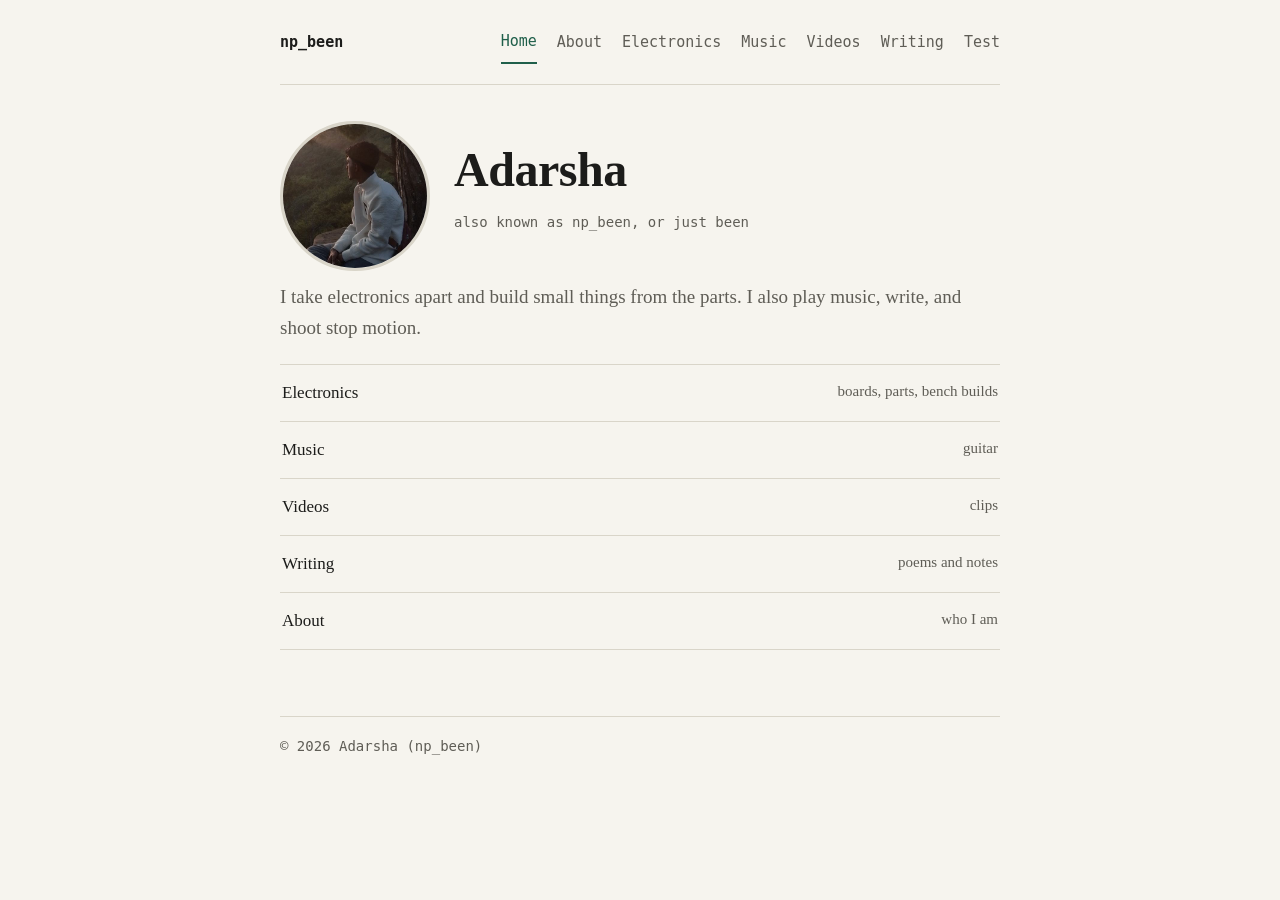
<file: index.html>
<!DOCTYPE html>
<html lang="en">
<head>
<meta charset="utf-8">
<meta name="viewport" content="width=device-width, initial-scale=1, viewport-fit=cover">
<title>Adarsha (np_been)</title>
<link rel="icon" href="favicon.svg" type="image/svg+xml">
<link rel="stylesheet" href="css/style.css">
</head>
<body>
<div class="wrap">
<nav id="nav"></nav>
<main id="main"><noscript><p>This site needs JavaScript to show its pages.</p></noscript></main>
<footer id="foot"></footer>
</div>
<dialog id="viewer"><button type="button">Close</button><img alt=""></dialog>
<script src="data/content.js"></script>
<script src="js/site.js"></script>
</body>
</html>
</file>
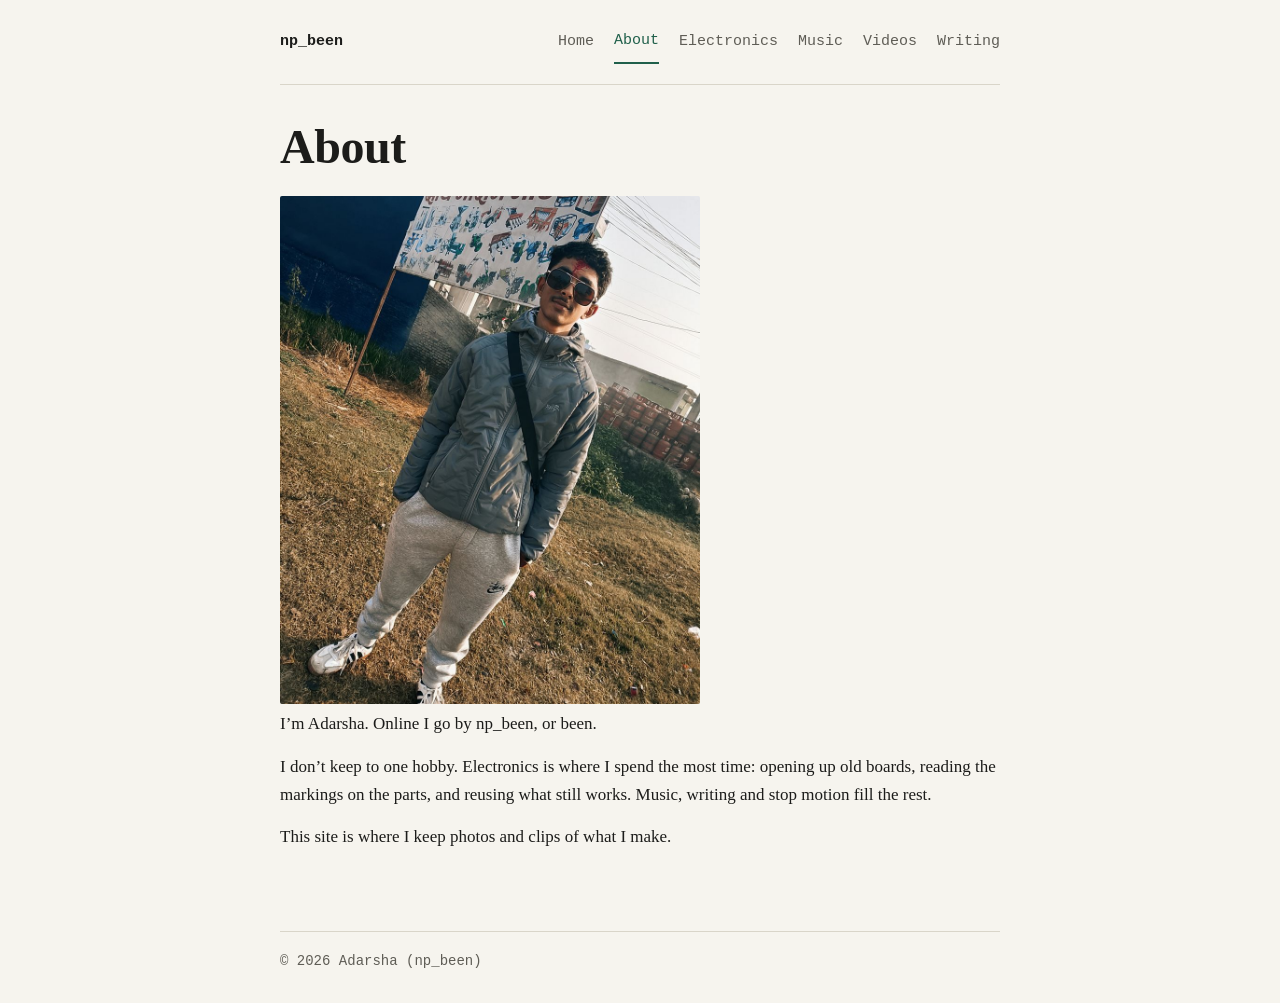
<file: about.html>
<!DOCTYPE html>
<html lang="en">
<head>
<meta charset="utf-8">
<meta name="viewport" content="width=device-width, initial-scale=1">
<title>About | Adarsha (np_been)</title>
<link rel="icon" href="favicon.svg" type="image/svg+xml">
<link rel="stylesheet" href="css/style.css">
</head>
<body>
<div class="wrap">
<nav><a class="id" href="index.html">np_been</a><a href="index.html">Home</a><a href="about.html" aria-current="page">About</a><a href="electronics.html">Electronics</a><a href="music.html">Music</a><a href="videos.html">Videos</a><a href="writing.html">Writing</a></nav>
<main>
<h1>About</h1>
<img class="photo" src="images/about.jpg" alt="Adarsha standing outdoors in a grey jacket and sunglasses">
<p>I’m Adarsha. Online I go by np_been, or been.</p>
<p>I don’t keep to one hobby. Electronics is where I spend the most time: opening up old boards, reading the markings on the parts, and reusing what still works. Music, writing and stop motion fill the rest.</p>
<p>This site is where I keep photos and clips of what I make.</p>
</main>
<footer>&copy; <span id="year">2026</span> Adarsha (np_been)</footer>
</div>

<script src="js/main.js"></script>
</body>
</html>
</file>
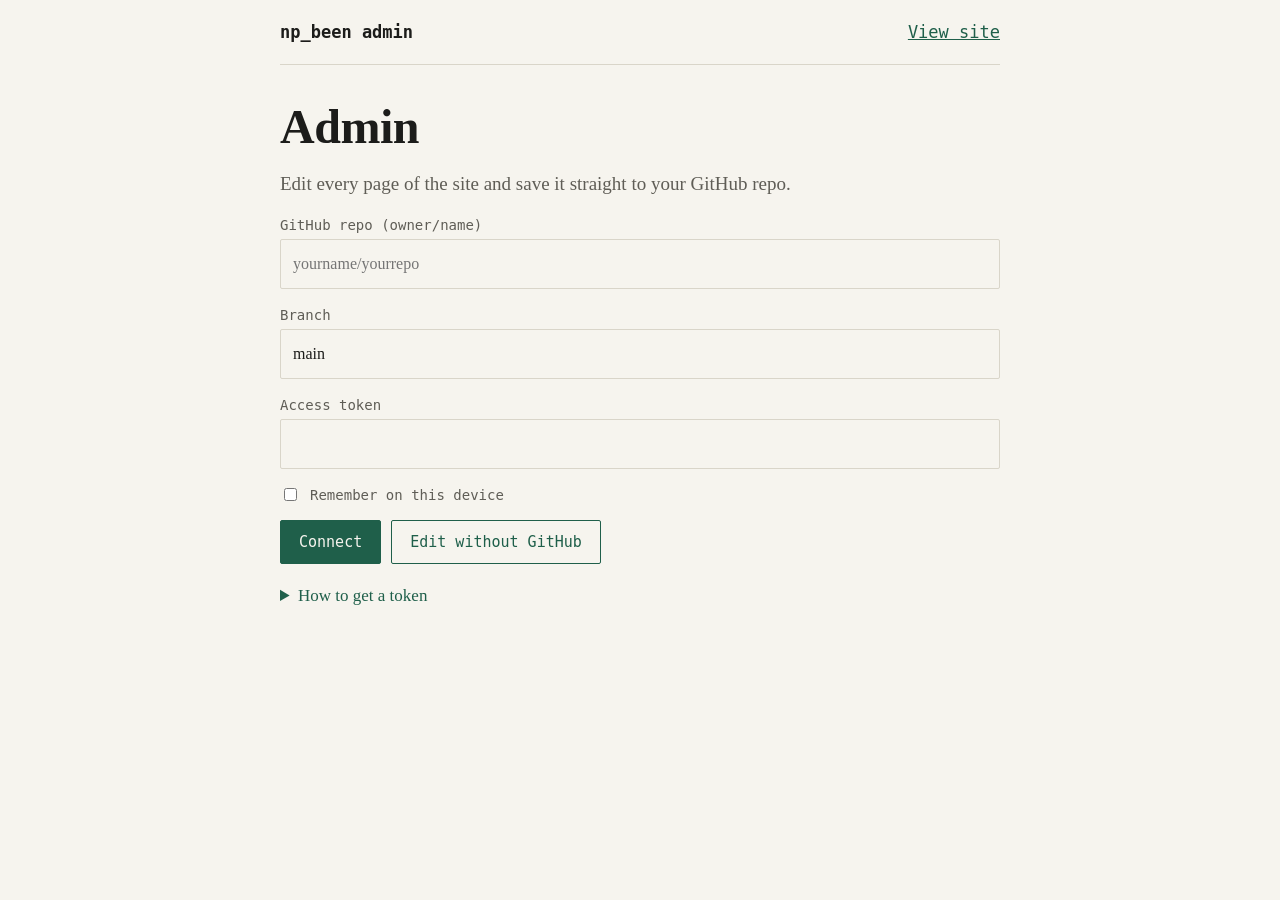
<file: admin.html>
<!DOCTYPE html>
<html lang="en">
<head>
<meta charset="utf-8">
<meta name="viewport" content="width=device-width, initial-scale=1, viewport-fit=cover">
<meta name="robots" content="noindex, nofollow">
<title>Admin | np_been</title>
<link rel="icon" href="favicon.svg" type="image/svg+xml">
<link rel="stylesheet" href="css/style.css">
</head>
<body>
<div class="wrap">
<header class="ahead"><strong class="mono">np_been admin</strong><a class="mono" href="index.html">View site</a></header>
<main>
<section id="login">
<h1>Admin</h1>
<p class="lead">Edit every page of the site and save it straight to your GitHub repo.</p>
<label for="repo">GitHub repo (owner/name)</label>
<input id="repo" type="text" autocomplete="off" placeholder="yourname/yourrepo">
<label for="branch">Branch</label>
<input id="branch" type="text" value="main" autocomplete="off">
<label for="token">Access token</label>
<input id="token" type="password" autocomplete="off">
<label class="chk"><input type="checkbox" id="remember"> Remember on this device</label>
<div class="row"><button class="btn" id="connect" type="button">Connect</button><button class="btn alt" id="local" type="button">Edit without GitHub</button></div>
<details><summary>How to get a token</summary>
<ol>
<li>On GitHub open Settings, Developer settings, Fine-grained tokens, then Generate new token.</li>
<li>Under Repository access choose Only select repositories and pick this site’s repo.</li>
<li>Under Permissions set Contents to Read and write.</li>
<li>Generate it and paste it above. The token stays in this browser and is only sent to GitHub.</li>
</ol>
<p class="meta">Anyone can open this page, but nobody can change the site without a token. Do not share yours. “Edit without GitHub” lets you edit text here and download the result, but it cannot upload photos.</p>
</details>
</section>

<section id="app" hidden>
<div class="bar"><span class="meta" id="mode"></span><span class="meta" id="state"></span>
<button class="btn sm" id="save" type="button">Save</button>
<button class="btn alt sm" id="dl" type="button">Backup</button>
<button class="btn alt sm" id="out" type="button">Disconnect</button></div>
<h2>Site</h2>
<div id="siteFields"></div>
<h2>Pages</h2>
<div id="pages"></div>
</section>
<p class="meta" id="msg" role="status" aria-live="polite"></p>
</main>
</div>
<script src="data/content.js"></script>
<script src="js/admin.js"></script>
</body>
</html>
</file>
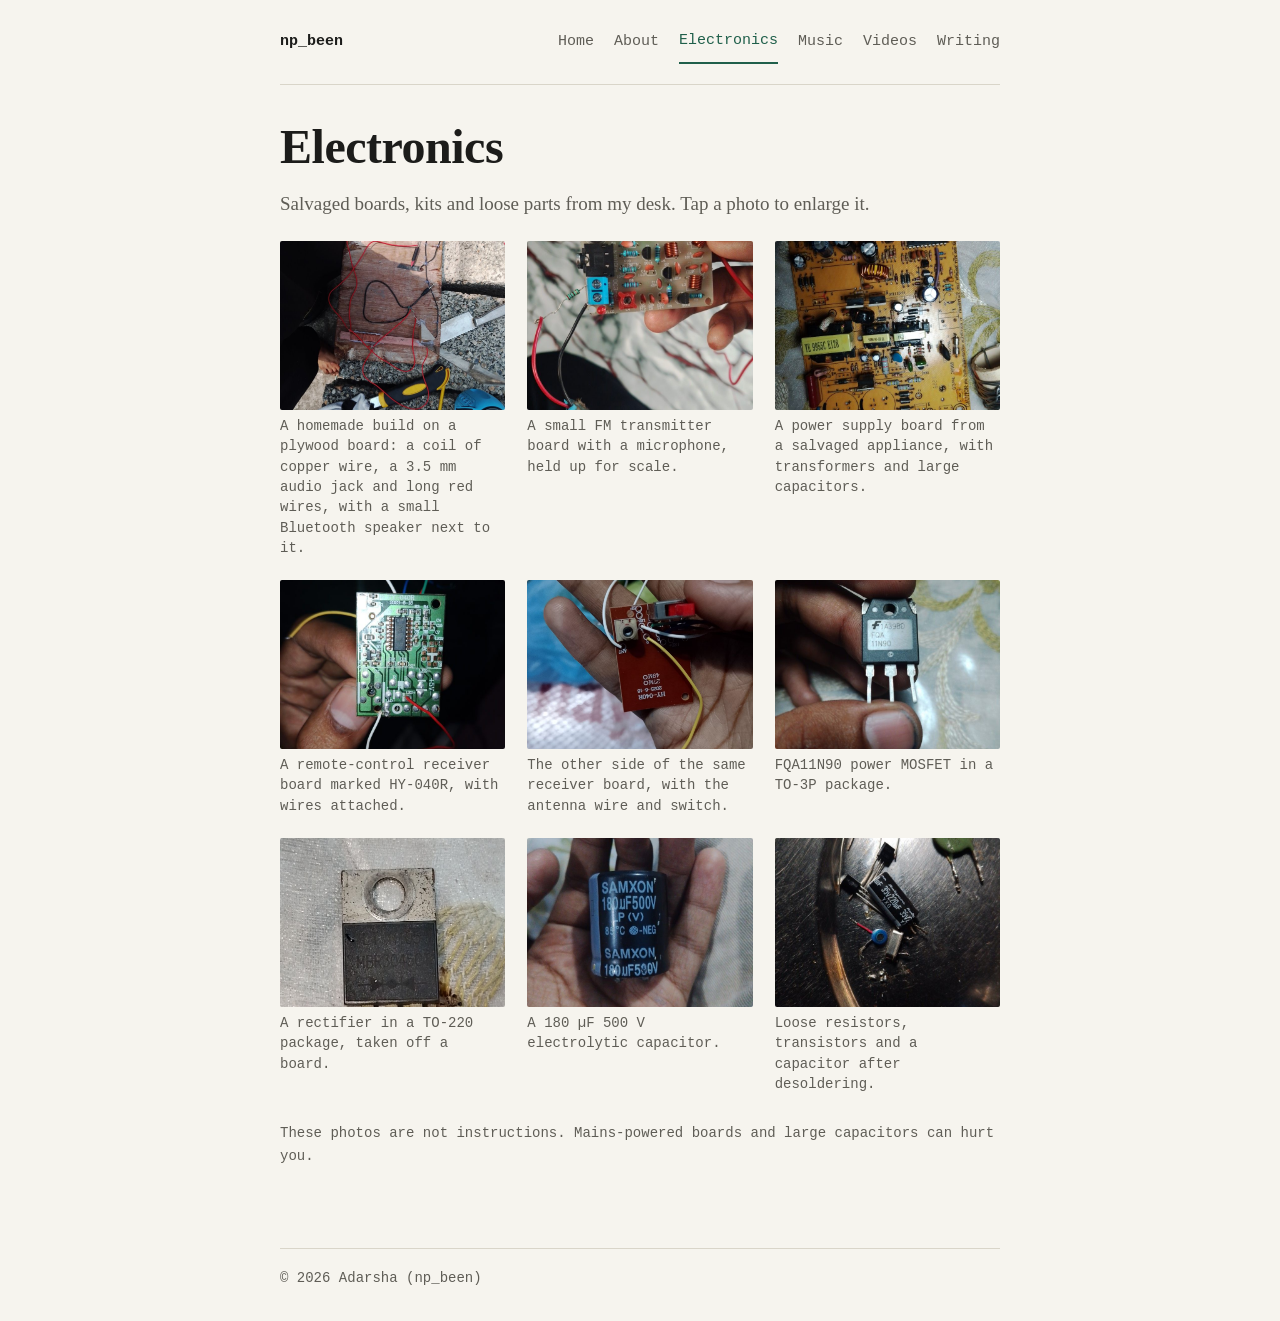
<file: electronics.html>
<!DOCTYPE html>
<html lang="en">
<head>
<meta charset="utf-8">
<meta name="viewport" content="width=device-width, initial-scale=1">
<title>Electronics | Adarsha (np_been)</title>
<link rel="icon" href="favicon.svg" type="image/svg+xml">
<link rel="stylesheet" href="css/style.css">
</head>
<body>
<div class="wrap">
<nav><a class="id" href="index.html">np_been</a><a href="index.html">Home</a><a href="about.html">About</a><a href="electronics.html" aria-current="page">Electronics</a><a href="music.html">Music</a><a href="videos.html">Videos</a><a href="writing.html">Writing</a></nav>
<main>
<h1>Electronics</h1>
<p class="lead">Salvaged boards, kits and loose parts from my desk. Tap a photo to enlarge it.</p>
<div class="gal"><figure><img src="images/board.jpg" alt="Plywood board with a copper coil, audio jack and red wires, beside a blue speaker" loading="lazy"><figcaption>A homemade build on a plywood board: a coil of copper wire, a 3.5 mm audio jack and long red wires, with a small Bluetooth speaker next to it.</figcaption></figure><figure><img src="images/fm.jpg" alt="FM transmitter circuit board held in a hand" loading="lazy"><figcaption>A small FM transmitter board with a microphone, held up for scale.</figcaption></figure><figure><img src="images/psu.jpg" alt="Yellow power supply circuit board" loading="lazy"><figcaption>A power supply board from a salvaged appliance, with transformers and large capacitors.</figcaption></figure><figure><img src="images/rx.jpg" alt="Green receiver circuit board with colored wires" loading="lazy"><figcaption>A remote-control receiver board marked HY-040R, with wires attached.</figcaption></figure><figure><img src="images/rx2.jpg" alt="Red receiver circuit board with antenna wire" loading="lazy"><figcaption>The other side of the same receiver board, with the antenna wire and switch.</figcaption></figure><figure><img src="images/fet.jpg" alt="MOSFET held between two fingers" loading="lazy"><figcaption>FQA11N90 power MOSFET in a TO-3P package.</figcaption></figure><figure><img src="images/diode.jpg" alt="Close-up of a TO-220 rectifier" loading="lazy"><figcaption>A rectifier in a TO-220 package, taken off a board.</figcaption></figure><figure><img src="images/cap.jpg" alt="Samxon capacitor in a palm" loading="lazy"><figcaption>A 180 µF 500 V electrolytic capacitor.</figcaption></figure><figure><img src="images/parts.jpg" alt="Small electronic components on a metal surface" loading="lazy"><figcaption>Loose resistors, transistors and a capacitor after desoldering.</figcaption></figure></div>
<p class="meta" style="margin-top:28px">These photos are not instructions. Mains-powered boards and large capacitors can hurt you.</p>
</main>
<footer>&copy; <span id="year">2026</span> Adarsha (np_been)</footer>
</div>
<dialog id="viewer"><button type="button">Close</button><img alt=""></dialog>
<script src="js/main.js"></script>
</body>
</html>
</file>
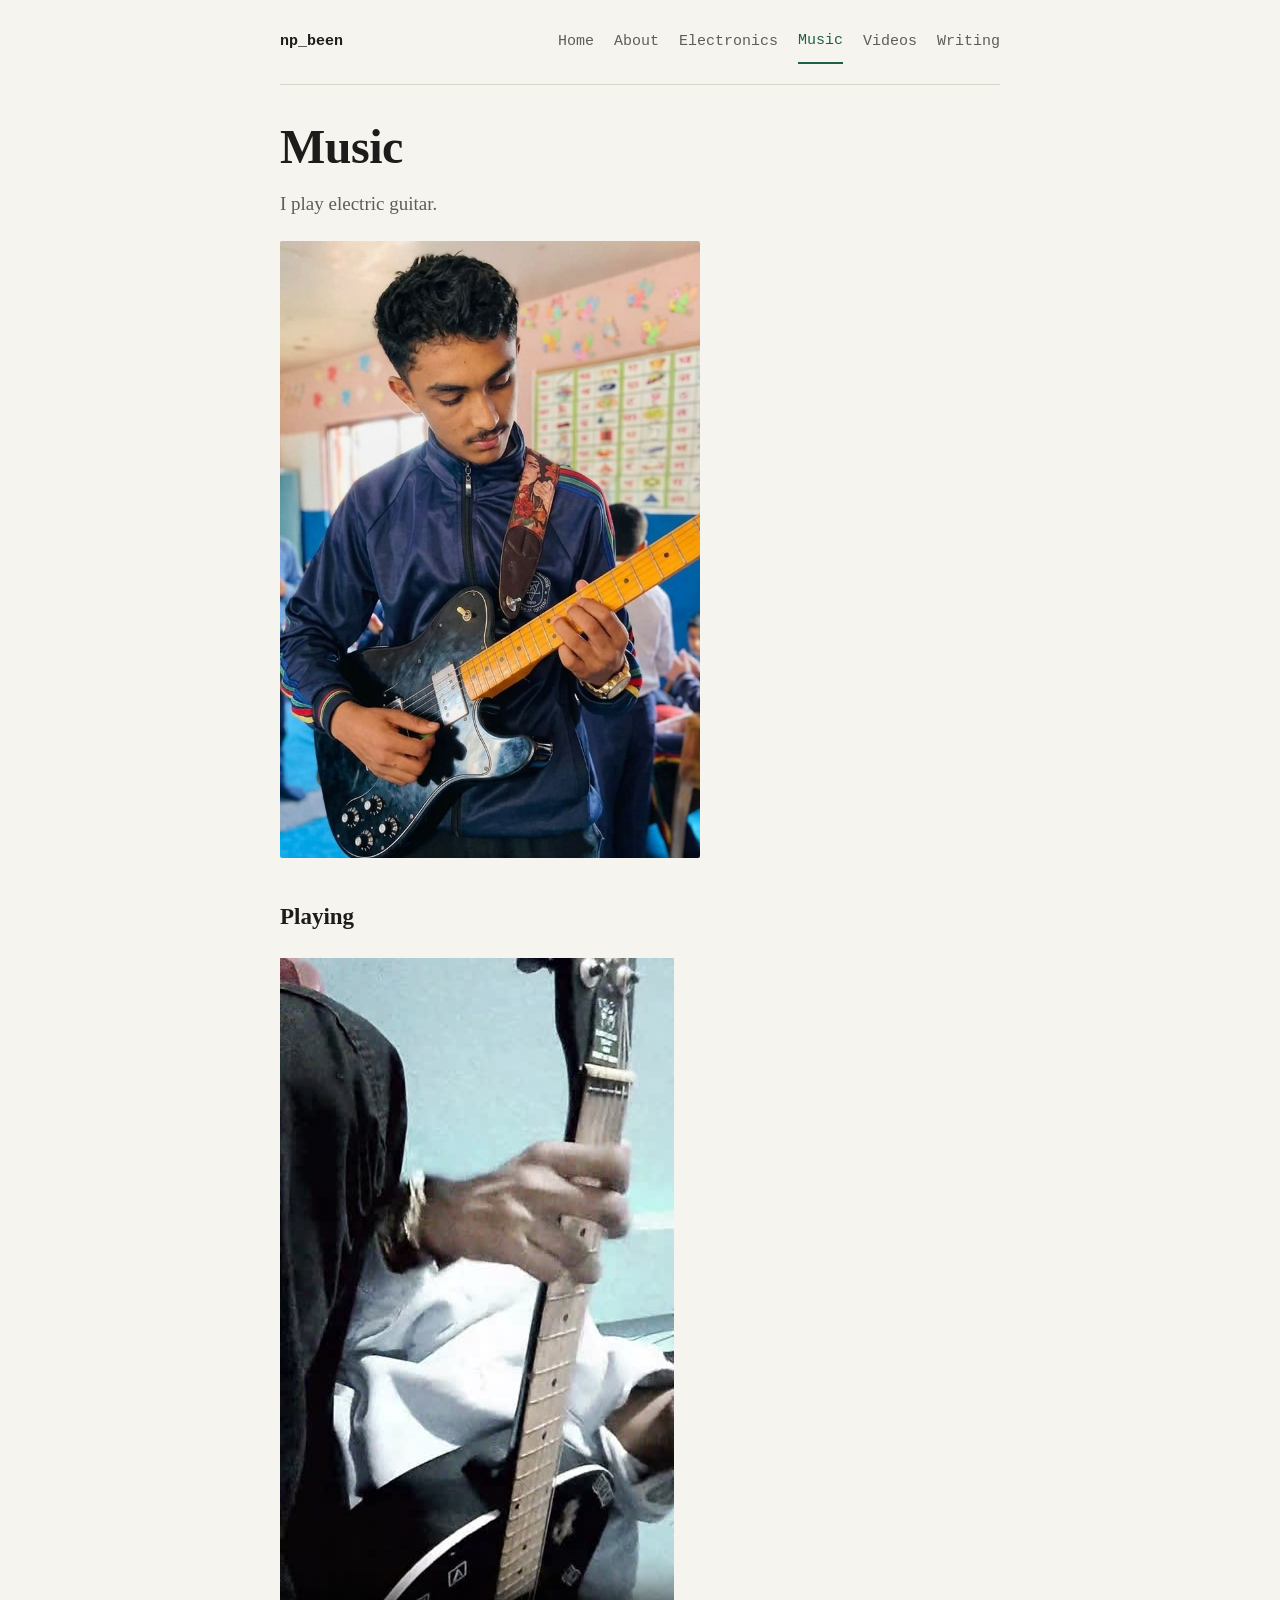
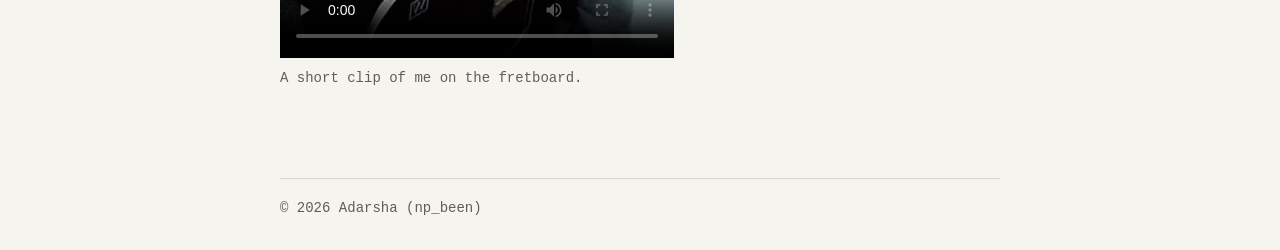
<file: music.html>
<!DOCTYPE html>
<html lang="en">
<head>
<meta charset="utf-8">
<meta name="viewport" content="width=device-width, initial-scale=1">
<title>Music | Adarsha (np_been)</title>
<link rel="icon" href="favicon.svg" type="image/svg+xml">
<link rel="stylesheet" href="css/style.css">
</head>
<body>
<div class="wrap">
<nav><a class="id" href="index.html">np_been</a><a href="index.html">Home</a><a href="about.html">About</a><a href="electronics.html">Electronics</a><a href="music.html" aria-current="page">Music</a><a href="videos.html">Videos</a><a href="writing.html">Writing</a></nav>
<main>
<h1>Music</h1>
<p class="lead">I play electric guitar.</p>
<img class="photo" src="images/guitar.jpg" alt="Adarsha playing a black electric guitar">
<h2>Playing</h2>
<div class="vid"><video controls preload="metadata" playsinline poster="images/poster-245.jpg"><source src="videos/clip-245.mp4" type="video/mp4"></video>
<p class="meta">A short clip of me on the fretboard.</p></div>
</main>
<footer>&copy; <span id="year">2026</span> Adarsha (np_been)</footer>
</div>

<script src="js/main.js"></script>
</body>
</html>
</file>
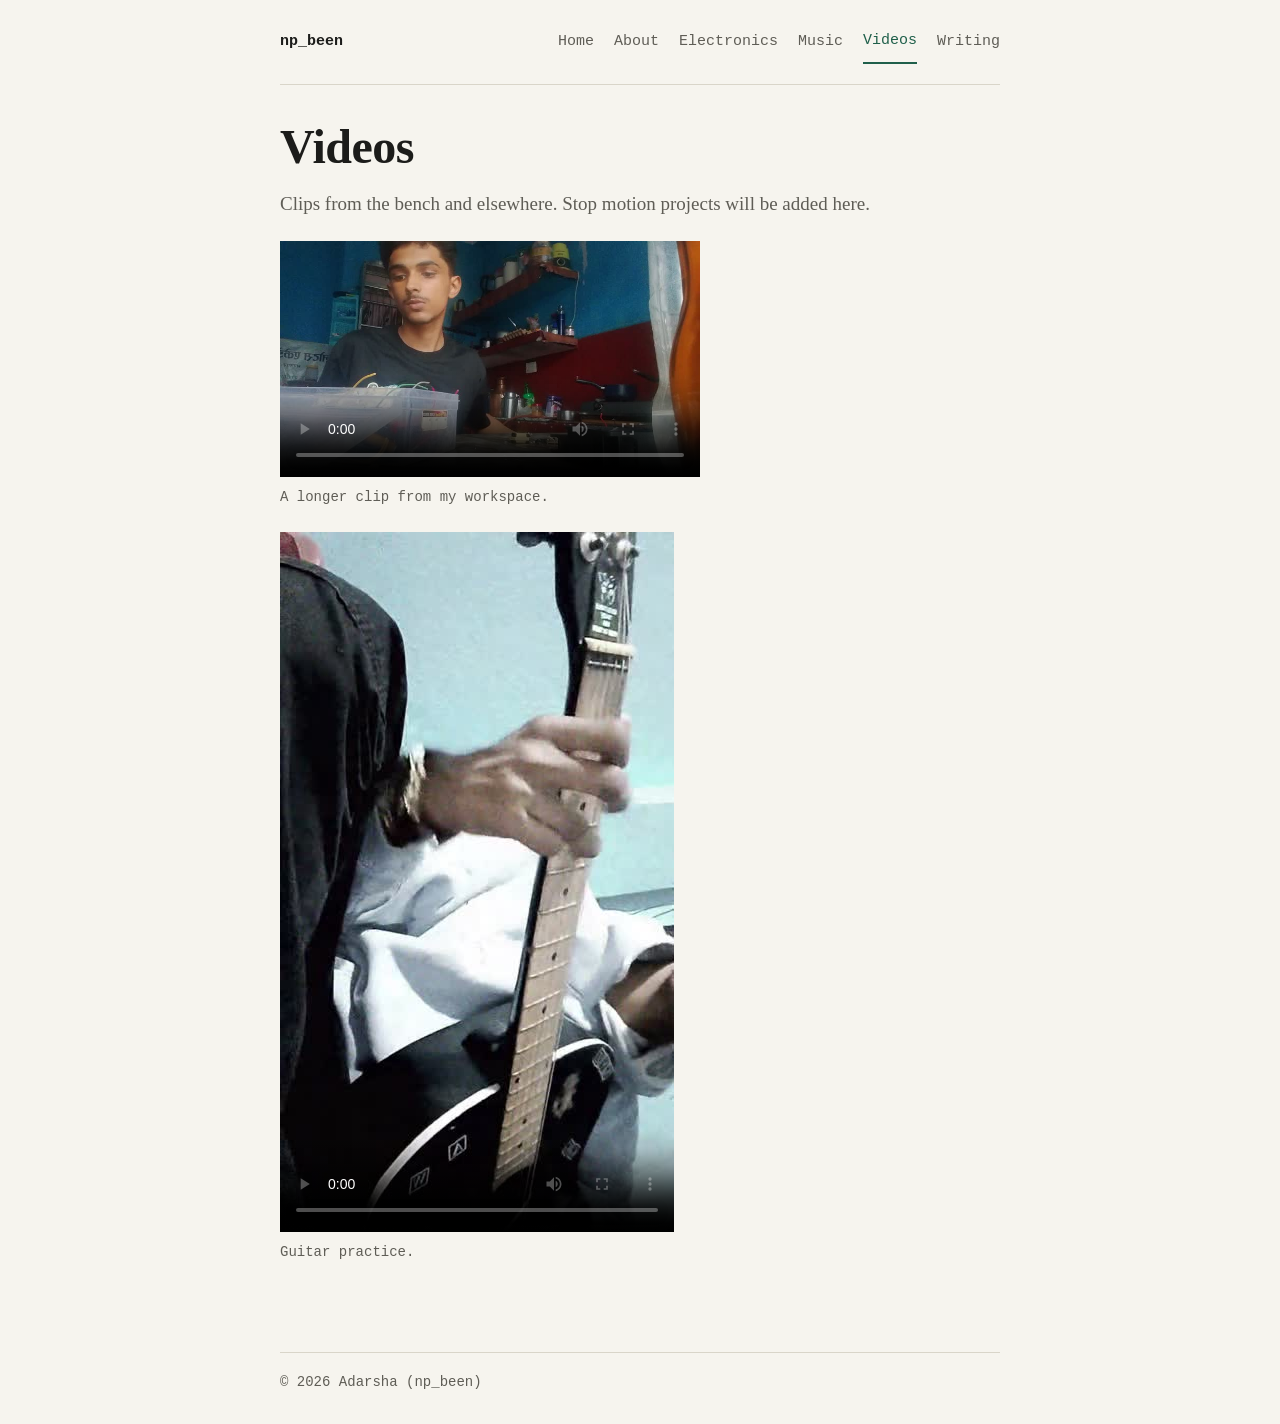
<file: videos.html>
<!DOCTYPE html>
<html lang="en">
<head>
<meta charset="utf-8">
<meta name="viewport" content="width=device-width, initial-scale=1">
<title>Videos | Adarsha (np_been)</title>
<link rel="icon" href="favicon.svg" type="image/svg+xml">
<link rel="stylesheet" href="css/style.css">
</head>
<body>
<div class="wrap">
<nav><a class="id" href="index.html">np_been</a><a href="index.html">Home</a><a href="about.html">About</a><a href="electronics.html">Electronics</a><a href="music.html">Music</a><a href="videos.html" aria-current="page">Videos</a><a href="writing.html">Writing</a></nav>
<main>
<h1>Videos</h1>
<p class="lead">Clips from the bench and elsewhere. Stop motion projects will be added here.</p>
<div class="vid"><video controls preload="metadata" playsinline poster="images/poster-2680.jpg"><source src="videos/clip-2680.mp4" type="video/mp4"></video>
<p class="meta">A longer clip from my workspace.</p></div>
<div class="vid"><video controls preload="metadata" playsinline poster="images/poster-245.jpg"><source src="videos/clip-245.mp4" type="video/mp4"></video>
<p class="meta">Guitar practice.</p></div>
</main>
<footer>&copy; <span id="year">2026</span> Adarsha (np_been)</footer>
</div>

<script src="js/main.js"></script>
</body>
</html>
</file>
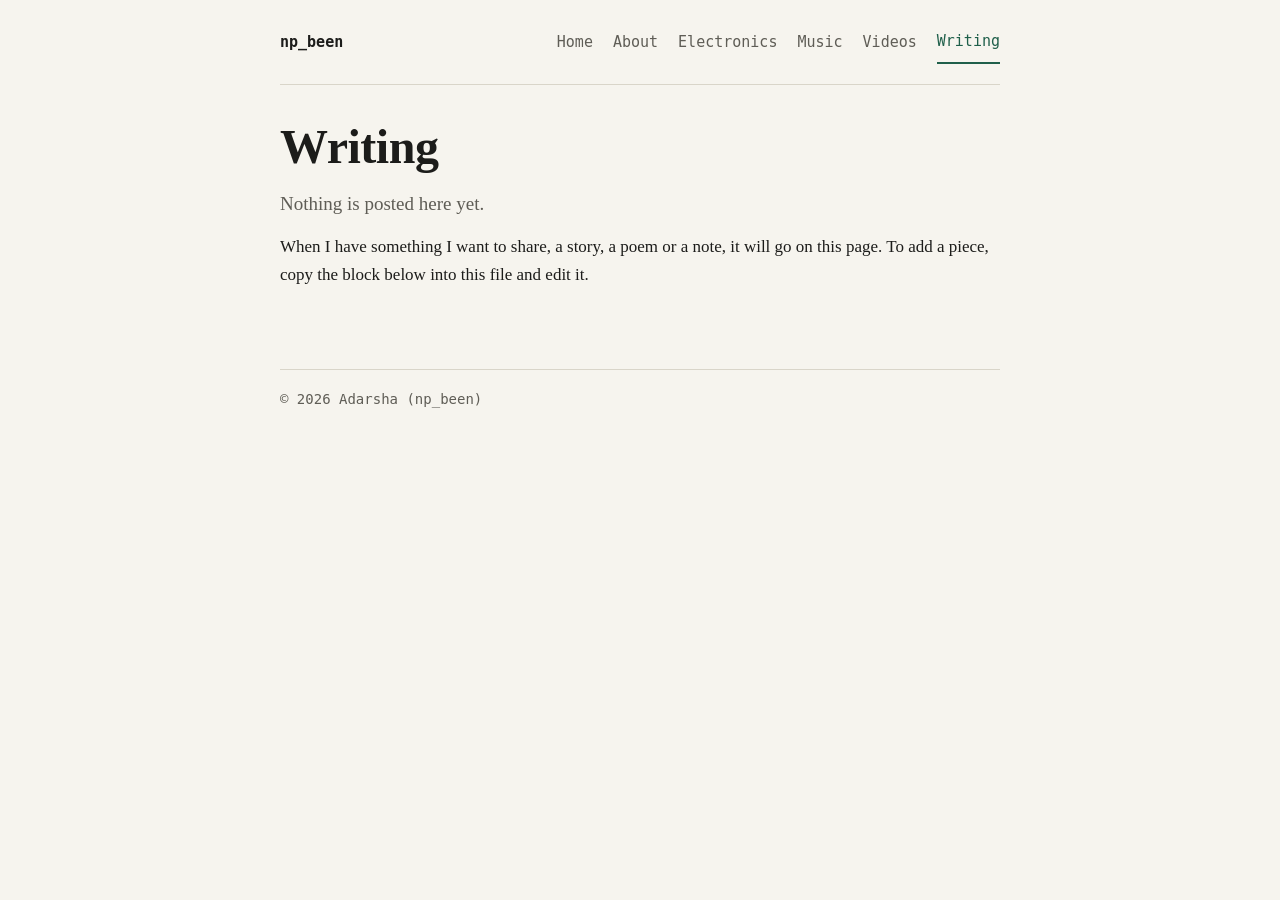
<file: writing.html>
<!DOCTYPE html>
<html lang="en">
<head>
<meta charset="utf-8">
<meta name="viewport" content="width=device-width, initial-scale=1">
<title>Writing | Adarsha (np_been)</title>
<link rel="icon" href="favicon.svg" type="image/svg+xml">
<link rel="stylesheet" href="css/style.css">
</head>
<body>
<div class="wrap">
<nav><a class="id" href="index.html">np_been</a><a href="index.html">Home</a><a href="about.html">About</a><a href="electronics.html">Electronics</a><a href="music.html">Music</a><a href="videos.html">Videos</a><a href="writing.html" aria-current="page">Writing</a></nav>
<main>
<h1>Writing</h1>
<p class="lead">Nothing is posted here yet.</p>
<p>When I have something I want to share, a story, a poem or a note, it will go on this page. To add a piece, copy the block below into this file and edit it.</p>
<!-- <article><h2>Title</h2><p class="meta">Date</p><p>Your text here.</p></article> -->
</main>
<footer>&copy; <span id="year">2026</span> Adarsha (np_been)</footer>
</div>

<script src="js/main.js"></script>
</body>
</html>
</file>
<file: css/style.css>
:root{--bg:#f6f4ee;--text:#1c1c1a;--muted:#5f5d56;--accent:#1f5f4a;--line:#d9d5c9;color-scheme:light}
@media (prefers-color-scheme:dark){:root:not([data-theme="light"]){--bg:#141513;--text:#ecebe5;--muted:#a3a198;--accent:#7cc7a8;--line:#2f312c;color-scheme:dark}}
:root[data-theme="dark"]{--bg:#141513;--text:#ecebe5;--muted:#a3a198;--accent:#7cc7a8;--line:#2f312c;color-scheme:dark}
*{box-sizing:border-box}
body{margin:0;background:var(--bg);color:var(--text);font:17px/1.65 Georgia,"Times New Roman",serif}
.wrap{max-width:760px;margin:0 auto;padding:0 20px}
a{color:var(--accent)}
.mono,nav,footer,figcaption,.meta{font-family:ui-monospace,Menlo,Consolas,monospace}
nav{display:flex;gap:6px 20px;flex-wrap:wrap;align-items:center;padding:20px 0;border-bottom:1px solid var(--line);font-size:15px}
nav .id{margin-right:auto;font-weight:700;color:var(--text);text-decoration:none}
nav a{color:var(--muted);text-decoration:none;padding:2px 0}
nav a:hover,nav a[aria-current="page"]{color:var(--accent);border-bottom:2px solid var(--accent)}
main{padding:36px 0 10px}
h1{font-size:clamp(32px,7vw,48px);line-height:1.1;margin:0 0 14px;letter-spacing:-.01em}
h2{font-size:23px;margin:40px 0 10px}
p{margin:0 0 14px}
.lead{font-size:19px;color:var(--muted)}
.profile{display:flex;gap:24px;align-items:center;flex-wrap:wrap;margin-bottom:10px}
.avatar{width:150px;height:150px;border-radius:50%;object-fit:cover;object-position:50% 30%;border:3px solid var(--line);flex:none}
.links{list-style:none;padding:0;margin:20px 0 0;border-top:1px solid var(--line)}
.links li{border-bottom:1px solid var(--line)}
.links a{display:flex;justify-content:space-between;padding:14px 2px;text-decoration:none;color:var(--text)}
.links a span{color:var(--muted);font-size:15px}
.links a:hover{color:var(--accent)}
.gal{display:grid;grid-template-columns:repeat(auto-fill,minmax(220px,1fr));gap:22px;margin-top:22px}
figure{margin:0}
figure img,figure video{width:100%;display:block;background:var(--line);border-radius:2px}
.gal img{aspect-ratio:4/3;object-fit:cover;cursor:zoom-in}
figcaption{font-size:14px;color:var(--muted);margin-top:6px;line-height:1.45}
.single{max-width:420px;margin:22px 0}
.vid{max-width:420px;margin:22px 0}
.photo{width:100%;max-width:420px;border-radius:2px;display:block;margin:22px 0 6px}
.meta{font-size:14px;color:var(--muted)}
dialog{border:0;padding:0;background:transparent;max-width:94vw;max-height:94vh}
dialog::backdrop{background:rgba(0,0,0,.85)}
dialog img{max-width:94vw;max-height:88vh;display:block}
dialog button{display:block;margin:0 0 8px auto;background:var(--bg);color:var(--text);border:1px solid var(--line);border-radius:2px;padding:6px 12px;font:14px ui-monospace,Menlo,Consolas,monospace;cursor:pointer}
footer{margin:56px 0 30px;padding-top:18px;border-top:1px solid var(--line);font-size:14px;color:var(--muted)}

html{-webkit-text-size-adjust:100%}
body{padding:env(safe-area-inset-top) env(safe-area-inset-right) env(safe-area-inset-bottom) env(safe-area-inset-left);overflow-wrap:break-word}
img,video{max-width:100%;height:auto}
.post-body{white-space:pre-line;font-size:18px;line-height:1.75}
article{margin-bottom:44px}
article h2{margin-top:36px}
label{display:block;font:14px ui-monospace,Menlo,Consolas,monospace;color:var(--muted);margin:18px 0 6px}
input,textarea{width:100%;font:16px/1.5 Georgia,serif;padding:12px;border:1px solid var(--line);background:var(--bg);color:var(--text);border-radius:2px}
textarea{min-height:280px;resize:vertical}
input:focus,textarea:focus,.btn:focus-visible,nav a:focus-visible{outline:2px solid var(--accent);outline-offset:2px}
.row{display:flex;gap:10px;flex-wrap:wrap;margin-top:14px}
.btn{min-height:44px;padding:0 18px;border:1px solid var(--accent);background:var(--accent);color:var(--bg);font:15px ui-monospace,Menlo,Consolas,monospace;border-radius:2px;cursor:pointer}
.btn.alt{background:transparent;color:var(--accent)}
.item{display:flex;justify-content:space-between;align-items:center;gap:12px;flex-wrap:wrap;padding:12px 0;border-bottom:1px solid var(--line)}
code{font:15px ui-monospace,Menlo,Consolas,monospace}
nav a{min-height:44px;display:inline-flex;align-items:center}
@media (max-width:600px){
  body{font-size:16px}
  main{padding-top:22px}
  nav{gap:0 16px;padding:14px 0}
  nav .id{flex-basis:100%;min-height:40px}
  .avatar{width:120px;height:120px}
  .gal{grid-template-columns:repeat(2,1fr);gap:14px}
  figcaption{font-size:13px}
  .links a{flex-direction:column;gap:2px;min-height:56px;justify-content:center}
  .vid,.single,.photo{max-width:100%}
  .post-body{font-size:17px}
  .btn{flex:1 1 140px}
}
[hidden]{display:none!important}
:root{--bad:#b3261e}
@media (prefers-color-scheme:dark){:root:not([data-theme="light"]){--bad:#ff8a80}}
.bad{color:var(--bad)}
.pre{white-space:pre-line}
.single .photo{margin:0 0 6px}
.ahead{display:flex;justify-content:space-between;align-items:center;padding:18px 0;border-bottom:1px solid var(--line)}
.bar{position:sticky;top:0;z-index:5;background:var(--bg);padding:12px 0;border-bottom:1px solid var(--line);display:flex;gap:10px;flex-wrap:wrap;align-items:center}
.bar .meta{margin-right:auto}
.block,.sub{border:1px solid var(--line);border-radius:2px;padding:4px 14px 14px;margin:16px 0}
.sub{margin:12px 0;padding-bottom:6px}
.bh{display:flex;justify-content:space-between;align-items:center;gap:10px;flex-wrap:wrap;padding-top:10px}
.bh .row{margin:0}
.btn.sm{min-height:36px;padding:0 12px;font-size:14px}
.chk{display:flex!important;align-items:center;gap:10px;margin:16px 0}
.chk input{width:auto}
textarea.tall{min-height:200px}
.thumb{max-width:140px;max-height:100px;display:block;margin:8px 0 0;border:1px solid var(--line)}
input[type=file]{padding:8px 0;border:0;font-size:14px}
details{margin-top:18px}summary{cursor:pointer;color:var(--accent)}
ol{padding-left:22px}
@media (max-width:600px){.bar .btn{flex:1 1 40%}}
</file>
